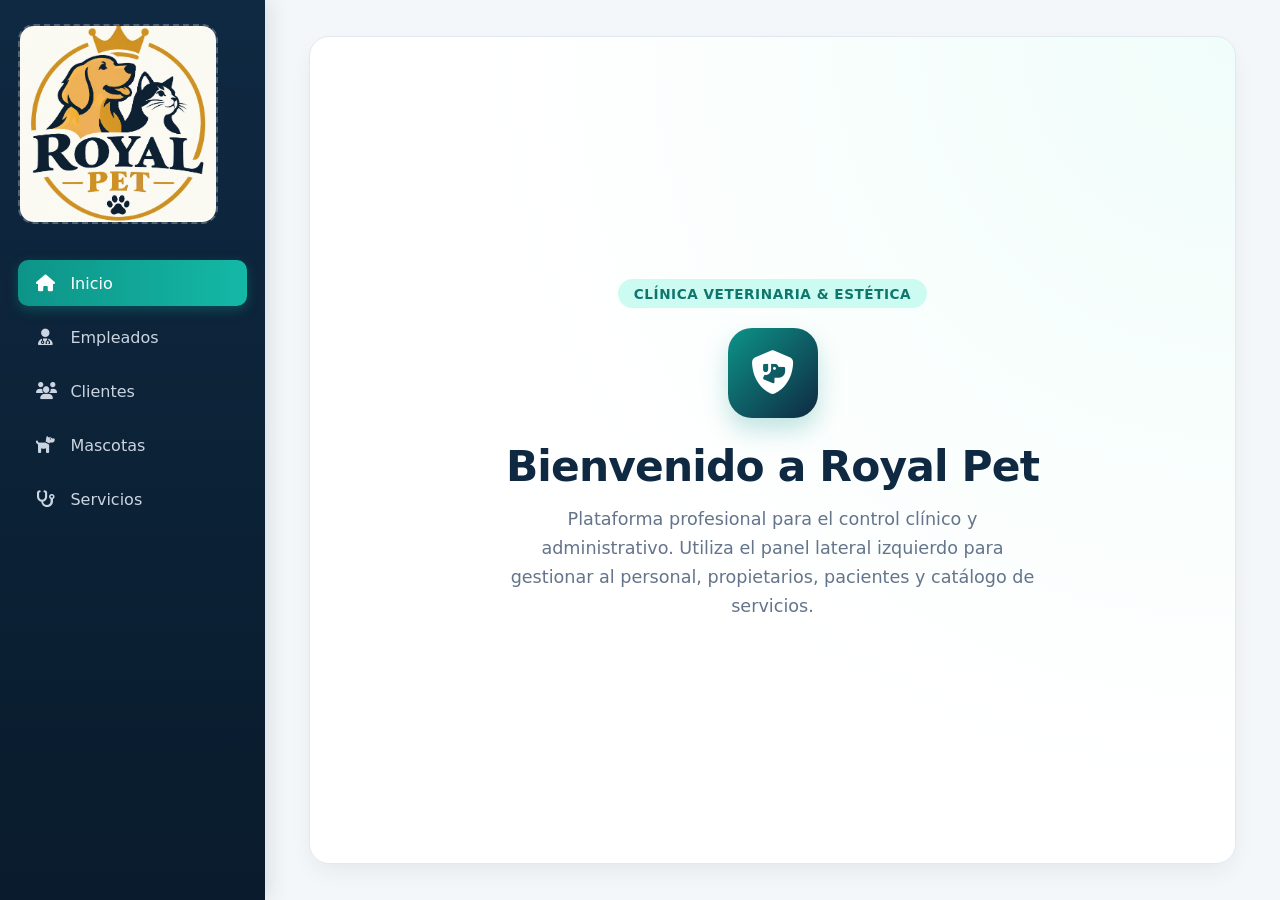
<file: royal-pet/views/index.html>
<!DOCTYPE html>
<html lang="es">
<head>
  <meta charset="UTF-8">
  <meta name="viewport" content="width=device-width, initial-scale=1.0">
  <title>Royal Pet - Inicio</title>
  <link rel="stylesheet" href="https://cdnjs.cloudflare.com/ajax/libs/font-awesome/6.5.1/css/all.min.css">
  <link rel="stylesheet" href="css/styles.css">
</head>
<body>

  <aside class="sidebar">

    <div class="logo-container" title="Logo Royal Pet">
        <img src="img/royalpet.jpeg" alt="Logo royal Pet">
    </div>
      

    

    <ul class="nav-links">
      <li><a href="index.html" class="active"><i class="fa-solid fa-house"></i> Inicio</a></li>
      <li><a href="mantenerEmpleados.html"><i class="fa-solid fa-user-doctor"></i> Empleados</a></li>
      <li><a href="mantenerClientes.html"><i class="fa-solid fa-users"></i> Clientes</a></li>
      <li><a href="mantenerMascotas.html"><i class="fa-solid fa-dog"></i> Mascotas</a></li>
      <li><a href="mantenerServicios.html"><i class="fa-solid fa-stethoscope"></i> Servicios</a></li>
    </ul>
  </aside>

  <main class="main-content">
    <section class="welcome-container">
      <span class="welcome-badge">CLÍNICA VETERINARIA & ESTÉTICA</span>
      <div class="welcome-icon-box">
        <i class="fa-solid fa-shield-dog"></i>
      </div>
      <h1>Bienvenido a Royal Pet</h1>
      <p>Plataforma profesional para el control clínico y administrativo. Utiliza el panel lateral izquierdo para gestionar al personal, propietarios, pacientes y catálogo de servicios.</p>
    </section>
  </main>

</body>
</html>
</file>
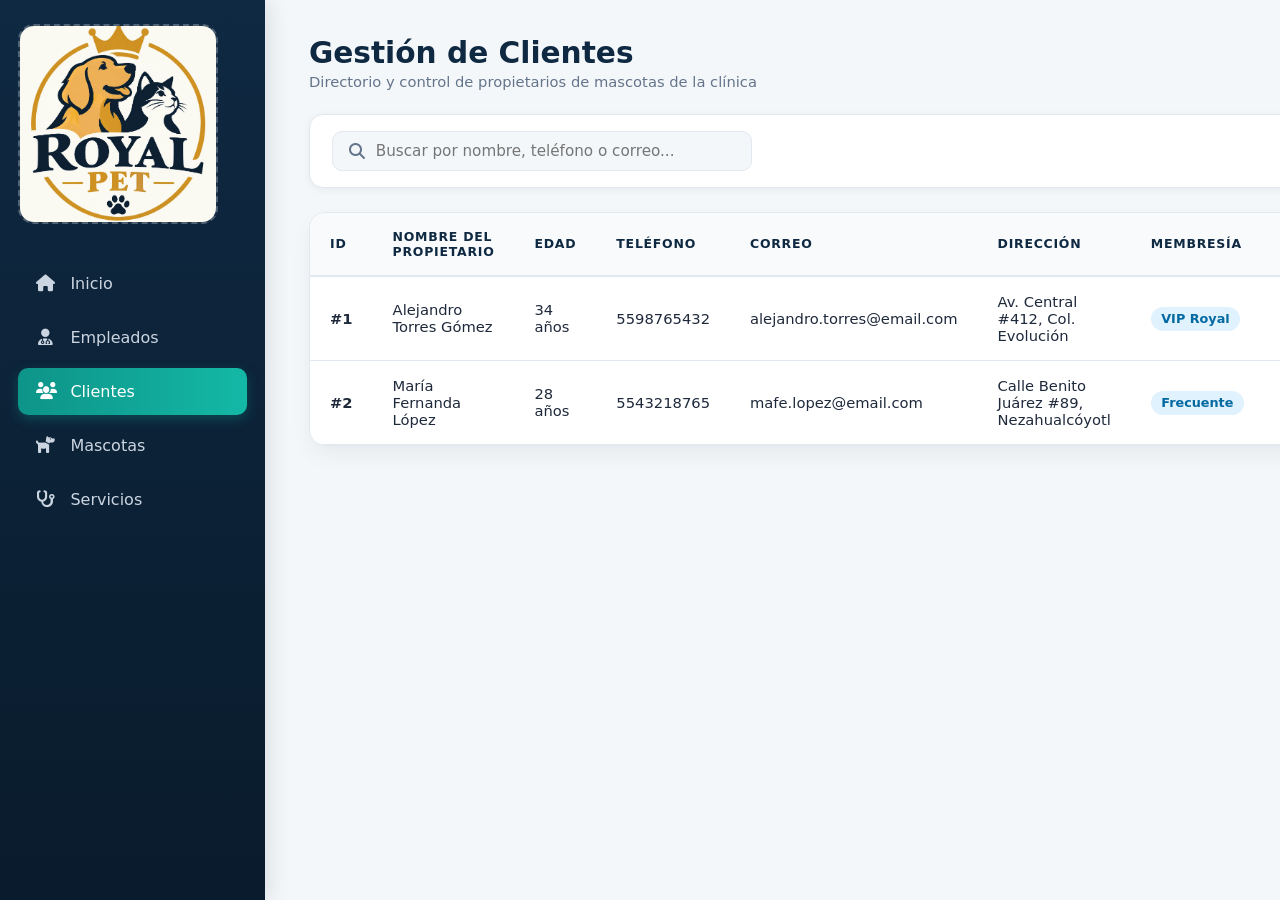
<file: royal-pet/views/mantenerClientes.html>
<!DOCTYPE html>
<html lang="es">
<head>
  <meta charset="UTF-8">
  <meta name="viewport" content="width=device-width, initial-scale=1.0">
  <title>Royal Pet - Clientes</title>
  <link rel="stylesheet" href="https://cdnjs.cloudflare.com/ajax/libs/font-awesome/6.5.1/css/all.min.css">
  <link rel="stylesheet" href="css/styles.css">
</head>
<body>

  <!-- Contenedor global de alertas animadas -->
  <div class="toast-container" id="toastContainer"></div>

  <aside class="sidebar">
    <div class="logo-container" title="Logo Royal Pet">
        <img src="img/royalpet.jpeg" alt="Logo royal Pet">
    </div>

    <ul class="nav-links">
      <li><a href="index.html"><i class="fa-solid fa-house"></i> Inicio</a></li>
      <li><a href="mantenerEmpleados.html"><i class="fa-solid fa-user-doctor"></i> Empleados</a></li>
      <li><a href="mantenerClientes.html" class="active"><i class="fa-solid fa-users"></i> Clientes</a></li>
      <li><a href="mantenerMascotas.html"><i class="fa-solid fa-dog"></i> Mascotas</a></li>
      <li><a href="mantenerServicios.html"><i class="fa-solid fa-stethoscope"></i> Servicios</a></li>
    </ul>
  </aside>

  <main class="main-content">
    <div class="page-header">
      <div>
        <h1>Gestión de Clientes</h1>
        <p class="page-subtitle">Directorio y control de propietarios de mascotas de la clínica</p>
      </div>
    </div>

    <div class="toolbar">
      <div class="search-box">
        <i class="fa-solid fa-magnifying-glass"></i>
        <input type="text" id="buscarCliente" placeholder="Buscar por nombre, teléfono o correo...">
      </div>
      <button class="btn btn-primary" id="btnNuevoCliente">
        <i class="fa-solid fa-plus"></i> Nuevo Cliente
      </button>
    </div>

    <div class="table-wrapper">
      <table>
        <thead>
          <tr>
            <th>ID</th>
            <th>Nombre del Propietario</th>
            <th>Edad</th>
            <th>Teléfono</th>
            <th>Correo</th>
            <th>Dirección</th>
            <th>Membresía</th>
            <th>Archivo</th>
            <th>Acciones</th>
          </tr>
        </thead>
        <tbody id="tablaClientes">
          <!-- Se renderiza dinámicamente con JS -->
        </tbody>
      </table>
    </div>
  </main>

  <!-- Modal Profesional Agregar / Editar Cliente -->
  <div class="modal-overlay" id="modalCliente">
    <div class="modal-card">
      <div class="modal-header">
        <h2 class="modal-title" id="modalClienteTitulo">Registrar Nuevo Cliente</h2>
        <button class="close-modal" onclick="cerrarModal('modalCliente')"><i class="fa-solid fa-xmark"></i></button>
      </div>

      <form id="formCliente" novalidate>
        <input type="hidden" id="cliId">

        <div class="form-grid">
          <div class="form-group full-width">
            <label>Nombre Completo <span class="required-star">*</span></label>
            <input type="text" id="cliNombre" placeholder="Ej. Alejandro Torres Gómez" required>
          </div>

          <div class="form-group">
            <label>Edad <span class="required-star">*</span></label>
            <input type="number" id="cliEdad" placeholder="Ej. 32" min="18" max="100" required>
          </div>

          <div class="form-group">
            <label>Tipo de Cliente / Membresía <span class="required-star">*</span></label>
            <select id="cliMembresia" required>
              <option value="">Selecciona una membresía...</option>
              <option value="Regular">Regular</option>
              <option value="Frecuente">Frecuente (10% Desc.)</option>
              <option value="VIP Royal">VIP Royal (20% Desc. + Urgencias)</option>
              <option value="Adoptante">Programa de Adopción</option>
            </select>
          </div>

          <div class="form-group">
            <label>Teléfono (10 dígitos) <span class="required-star">*</span></label>
            <input type="tel" id="cliTelefono" placeholder="5598765432" maxlength="10" required>
          </div>

          <div class="form-group">
            <label>Correo Electrónico <span class="required-star">*</span></label>
            <input type="email" id="cliCorreo" placeholder="cliente@correo.com" required>
          </div>

          <div class="form-group full-width">
            <label>Dirección Completa <span class="required-star">*</span></label>
            <input type="text" id="cliDireccion" placeholder="Calle, número, colonia y municipio" required>
          </div>

          <div class="form-group full-width">
            <label>Adjuntar Identificación o Comprobante</label>
            <label class="file-drop-area" for="cliArchivo">
              <i class="fa-solid fa-cloud-arrow-up"></i>
              <div style="font-size: 0.82rem; color: #64748b;">Clic para subir INE, Comprobante (PDF, JPG o PNG)</div>
              <input type="file" id="cliArchivo" accept=".pdf,.jpg,.jpeg,.png">
              <span class="file-name-preview" id="nombreArchivoPreviewCliente">Ningún archivo seleccionado</span>
            </label>
          </div>
        </div>

        <div class="modal-footer">
          <button type="button" class="btn btn-secondary" onclick="cerrarModal('modalCliente')">Cancelar</button>
          <button type="submit" class="btn btn-primary"><i class="fa-solid fa-floppy-disk"></i> Guardar Cliente</button>
        </div>
      </form>
    </div>
  </div>

  <script src="js/shared/utilidades.js"></script>
  <script src="js/clientes/cliente.js"></script>
</body>
</html>
</file>
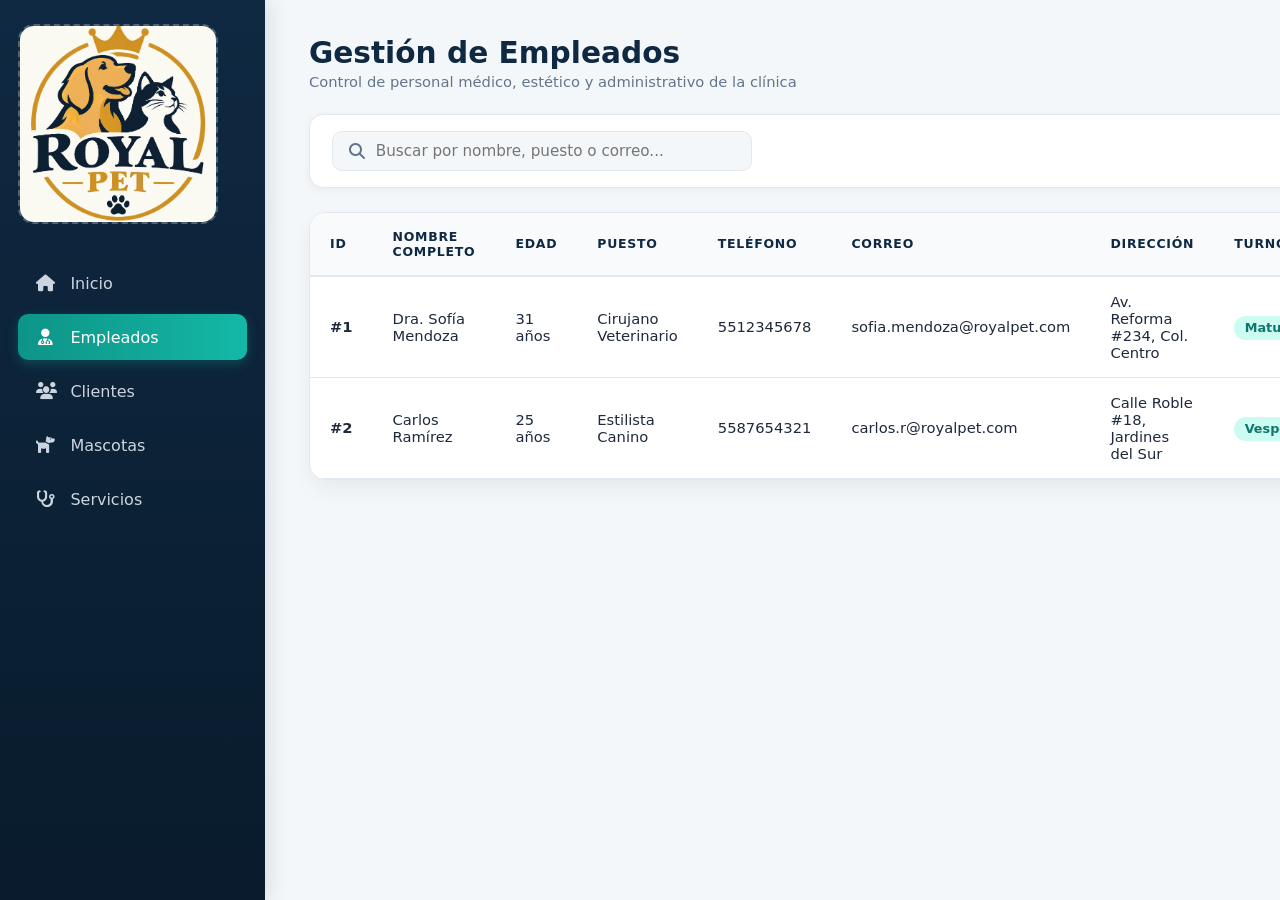
<file: royal-pet/views/mantenerEmpleados.html>
<!DOCTYPE html>
<html lang="es">
<head>
  <meta charset="UTF-8">
  <meta name="viewport" content="width=device-width, initial-scale=1.0">
  <title>Royal Pet - Empleados</title>
  <link rel="stylesheet" href="https://cdnjs.cloudflare.com/ajax/libs/font-awesome/6.5.1/css/all.min.css">
  <link rel="stylesheet" href="css/styles.css">
</head>
<body>

  <!-- Contenedor global de alertas animadas -->
  <div class="toast-container" id="toastContainer"></div>

  <aside class="sidebar">
    <div class="logo-container" title="Logo Royal Pet">
        <img src="img/royalpet.jpeg" alt="Logo royal Pet">
    </div>

    <ul class="nav-links">
      <li><a href="index.html"><i class="fa-solid fa-house"></i> Inicio</a></li>
      <li><a href="mantenerEmpleados.html" class="active"><i class="fa-solid fa-user-doctor"></i> Empleados</a></li>
      <li><a href="mantenerClientes.html"><i class="fa-solid fa-users"></i> Clientes</a></li>
      <li><a href="mantenerMascotas.html"><i class="fa-solid fa-dog"></i> Mascotas</a></li>
      <li><a href="mantenerServicios.html"><i class="fa-solid fa-stethoscope"></i> Servicios</a></li>
    </ul>
  </aside>

  <main class="main-content">
    <div class="page-header">
      <div>
        <h1>Gestión de Empleados</h1>
        <p class="page-subtitle">Control de personal médico, estético y administrativo de la clínica</p>
      </div>
    </div>

    <div class="toolbar">
      <div class="search-box">
        <i class="fa-solid fa-magnifying-glass"></i>
        <input type="text" id="buscarEmpleado" placeholder="Buscar por nombre, puesto o correo...">
      </div>
      <button class="btn btn-primary" id="btnNuevoEmpleado">
        <i class="fa-solid fa-plus"></i> Nuevo Empleado
      </button>
    </div>

    <div class="table-wrapper">
      <table>
        <thead>
          <tr>
            <th>ID</th>
            <th>Nombre Completo</th>
            <th>Edad</th>
            <th>Puesto</th>
            <th>Teléfono</th>
            <th>Correo</th>
            <th>Dirección</th>
            <th>Turno</th>
            <th>Archivo</th>
            <th>Acciones</th>
          </tr>
        </thead>
        <tbody id="tablaEmpleados">
          <!-- Se renderiza dinámicamente con JS -->
        </tbody>
      </table>
    </div>
  </main>

  <!-- Modal Profesional Agregar / Editar Empleado -->
  <div class="modal-overlay" id="modalEmpleado">
    <div class="modal-card">
      <div class="modal-header">
        <h2 class="modal-title" id="modalEmpleadoTitulo">Registrar Nuevo Empleado</h2>
        <button class="close-modal" onclick="cerrarModal('modalEmpleado')"><i class="fa-solid fa-xmark"></i></button>
      </div>

      <form id="formEmpleado" novalidate>
        <input type="hidden" id="empId">

        <div class="form-grid">
          <div class="form-group full-width">
            <label>Nombre Completo <span class="required-star">*</span></label>
            <input type="text" id="empNombre" placeholder="Ej. Dra. Sofía Mendoza" required>
          </div>

          <div class="form-group">
            <label>Edad <span class="required-star">*</span></label>
            <input type="number" id="empEdad" placeholder="Ej. 28" min="18" max="80" required>
          </div>

          <div class="form-group">
            <label>Puesto / Especialidad <span class="required-star">*</span></label>
            <select id="empPuesto" required>
              <option value="">Selecciona un puesto...</option>
              <option value="Médico Veterinario">Médico Veterinario</option>
              <option value="Cirujano Veterinario">Cirujano Veterinario</option>
              <option value="Estilista Canino">Estilista Canino</option>
              <option value="Recepcionista">Recepcionista</option>
              <option value="Asistente Clínico">Asistente Clínico</option>
            </select>
          </div>

          <div class="form-group">
            <label>Teléfono (10 dígitos) <span class="required-star">*</span></label>
            <input type="tel" id="empTelefono" placeholder="5512345678" maxlength="10" required>
          </div>

          <div class="form-group">
            <label>Correo Electrónico <span class="required-star">*</span></label>
            <input type="email" id="empCorreo" placeholder="empleado@royalpet.com" required>
          </div>

          <div class="form-group full-width">
            <label>Dirección Completa <span class="required-star">*</span></label>
            <input type="text" id="empDireccion" placeholder="Calle, número exterior/interior, colonia y municipio" required>
          </div>

          <div class="form-group">
            <label>Turno Laboral <span class="required-star">*</span></label>
            <select id="empTurno" required>
              <option value="">Selecciona un turno...</option>
              <option value="Matutino">Matutino (08:00 - 16:00)</option>
              <option value="Vespertino">Vespertino (14:00 - 22:00)</option>
              <option value="Completo">Tiempo Completo</option>
            </select>
          </div>

          <div class="form-group">
            <label>Adjuntar Documentación (CV / Cédula)</label>
            <label class="file-drop-area" for="empArchivo">
              <i class="fa-solid fa-cloud-arrow-up"></i>
              <div style="font-size: 0.82rem; color: #64748b;">Clic para subir PDF, JPG o PNG</div>
              <input type="file" id="empArchivo" accept=".pdf,.jpg,.jpeg,.png">
              <span class="file-name-preview" id="nombreArchivoPreview">Ningún archivo seleccionado</span>
            </label>
          </div>
        </div>

        <div class="modal-footer">
          <button type="button" class="btn btn-secondary" onclick="cerrarModal('modalEmpleado')">Cancelar</button>
          <button type="submit" class="btn btn-primary"><i class="fa-solid fa-floppy-disk"></i> Guardar Empleado</button>
        </div>
      </form>
    </div>
  </div>

  <script src="js/shared/utilidades.js"></script>
  <script src="js/empleados/empleado.js"></script>
</body>
</html>
</file>
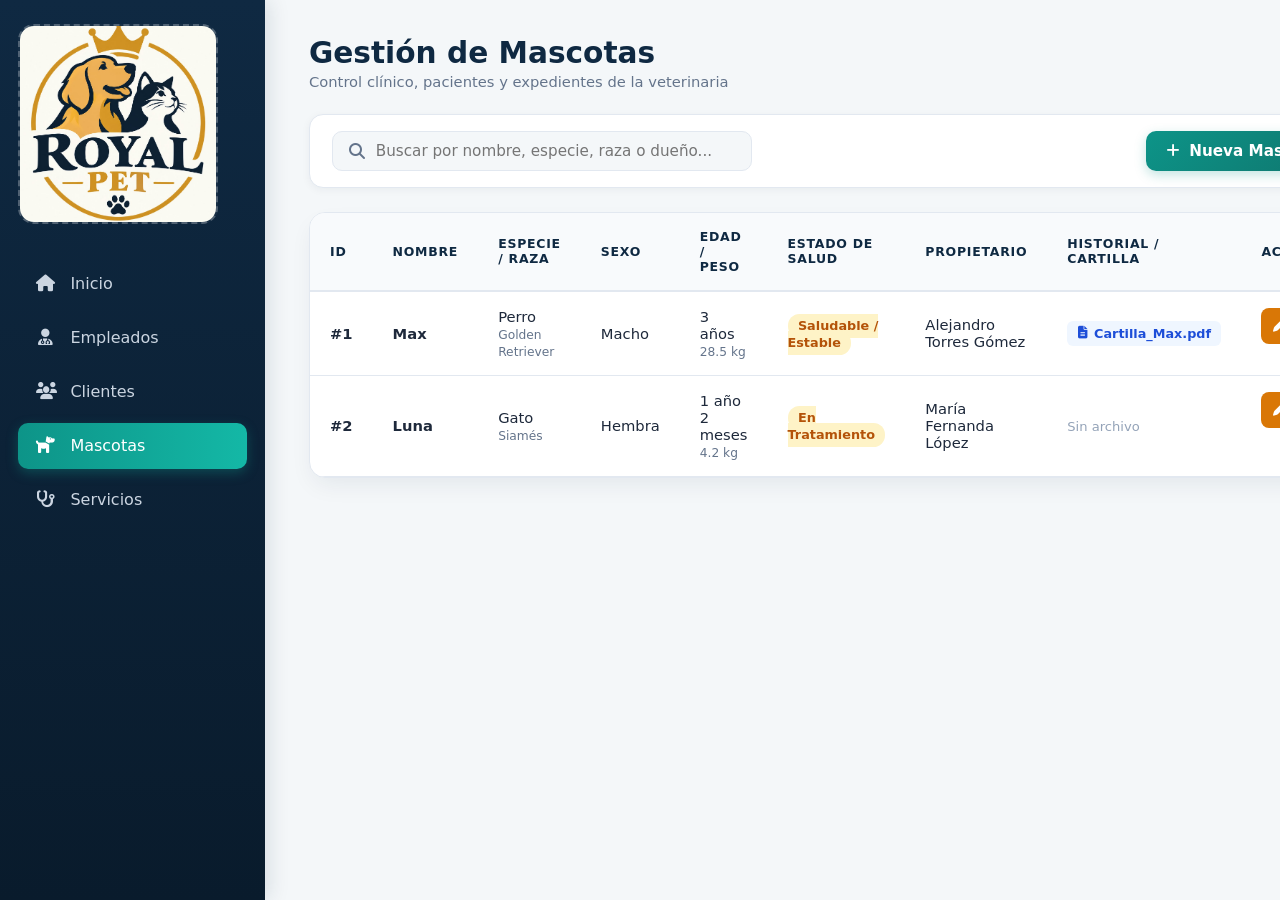
<file: royal-pet/views/mantenerMascotas.html>
<!DOCTYPE html>
<html lang="es">
<head>
  <meta charset="UTF-8">
  <meta name="viewport" content="width=device-width, initial-scale=1.0">
  <title>Royal Pet - Mascotas</title>
  <link rel="stylesheet" href="https://cdnjs.cloudflare.com/ajax/libs/font-awesome/6.5.1/css/all.min.css">
  <link rel="stylesheet" href="css/styles.css">
</head>
<body>

  <!-- Contenedor global de alertas animadas -->
  <div class="toast-container" id="toastContainer"></div>

  <aside class="sidebar">
    <div class="logo-container" title="Logo Royal Pet">
        <img src="img/royalpet.jpeg" alt="Logo royal Pet">
    </div>

    <ul class="nav-links">
      <li><a href="index.html"><i class="fa-solid fa-house"></i> Inicio</a></li>
      <li><a href="mantenerEmpleados.html"><i class="fa-solid fa-user-doctor"></i> Empleados</a></li>
      <li><a href="mantenerClientes.html"><i class="fa-solid fa-users"></i> Clientes</a></li>
      <li><a href="mantenerMascotas.html" class="active"><i class="fa-solid fa-dog"></i> Mascotas</a></li>
      <li><a href="mantenerServicios.html"><i class="fa-solid fa-stethoscope"></i> Servicios</a></li>
    </ul>
  </aside>

  <main class="main-content">
    <div class="page-header">
      <div>
        <h1>Gestión de Mascotas</h1>
        <p class="page-subtitle">Control clínico, pacientes y expedientes de la veterinaria</p>
      </div>
    </div>

    <div class="toolbar">
      <div class="search-box">
        <i class="fa-solid fa-magnifying-glass"></i>
        <input type="text" id="buscarMascota" placeholder="Buscar por nombre, especie, raza o dueño...">
      </div>
      <button class="btn btn-primary" id="btnNuevaMascota">
        <i class="fa-solid fa-plus"></i> Nueva Mascota
      </button>
    </div>

    <div class="table-wrapper">
      <table>
        <thead>
          <tr>
            <th>ID</th>
            <th>Nombre</th>
            <th>Especie / Raza</th>
            <th>Sexo</th>
            <th>Edad / Peso</th>
            <th>Estado de Salud</th>
            <th>Propietario</th>
            <th>Historial / Cartilla</th>
            <th>Acciones</th>
          </tr>
        </thead>
        <tbody id="tablaMascotas">
          <!-- Se renderiza dinámicamente con JS -->
        </tbody>
      </table>
    </div>
  </main>

  <!-- Modal Profesional Agregar / Editar Mascota -->
  <div class="modal-overlay" id="modalMascota">
    <div class="modal-card">
      <div class="modal-header">
        <h2 class="modal-title" id="modalMascotaTitulo">Registrar Nueva Mascota</h2>
        <button class="close-modal" onclick="cerrarModal('modalMascota')"><i class="fa-solid fa-xmark"></i></button>
      </div>

      <form id="formMascota" novalidate>
        <input type="hidden" id="mascId">

        <div class="form-grid">
          <div class="form-group">
            <label>Nombre de la Mascota <span class="required-star">*</span></label>
            <input type="text" id="mascNombre" placeholder="Ej. Max" required>
          </div>

          <div class="form-group">
            <label>Especie <span class="required-star">*</span></label>
            <select id="mascEspecie" required>
              <option value="">Selecciona una especie...</option>
              <option value="Perro">Perro</option>
              <option value="Gato">Gato</option>
              <option value="Ave">Ave</option>
              <option value="Roedor">Roedor</option>
              <option value="Reptil">Reptil</option>
              <option value="Otro">Otro</option>
            </select>
          </div>

          <div class="form-group">
            <label>Raza <span class="required-star">*</span></label>
            <input type="text" id="mascRaza" placeholder="Ej. Golden Retriever / Mestizo" required>
          </div>

          <div class="form-group">
            <label>Sexo <span class="required-star">*</span></label>
            <select id="mascSexo" required>
              <option value="">Selecciona el sexo...</option>
              <option value="Macho">Macho</option>
              <option value="Hembra">Hembra</option>
            </select>
          </div>

          <div class="form-group">
            <label>Edad <span class="required-star">*</span></label>
            <input type="text" id="mascEdad" placeholder="Ej. 3 años o 8 meses" required>
          </div>

          <div class="form-group">
            <label>Peso (kg) <span class="required-star">*</span></label>
            <input type="number" step="0.1" id="mascPeso" placeholder="Ej. 14.5" min="0.1" max="200" required>
          </div>

          <div class="form-group">
            <label>Estado de Salud <span class="required-star">*</span></label>
            <select id="mascSalud" required>
              <option value="">Selecciona estado...</option>
              <option value="Saludable / Estable">Saludable / Estable</option>
              <option value="En Tratamiento">En Tratamiento</option>
              <option value="En Observación">En Observación</option>
              <option value="Post-operatorio">Post-operatorio</option>
            </select>
          </div>

          <div class="form-group">
            <label>Propietario (Cliente) <span class="required-star">*</span></label>
            <input type="text" id="mascDueno" placeholder="Nombre del dueño" required>
          </div>

          <div class="form-group full-width">
            <label>Adjuntar Cartilla de Vacunación / Historial Clínico</label>
            <label class="file-drop-area" for="mascArchivo">
              <i class="fa-solid fa-cloud-arrow-up"></i>
              <div style="font-size: 0.82rem; color: #64748b;">Clic para subir PDF, JPG o PNG</div>
              <input type="file" id="mascArchivo" accept=".pdf,.jpg,.jpeg,.png">
              <span class="file-name-preview" id="nombreArchivoPreviewMascota">Ningún archivo seleccionado</span>
            </label>
          </div>
        </div>

        <div class="modal-footer">
          <button type="button" class="btn btn-secondary" onclick="cerrarModal('modalMascota')">Cancelar</button>
          <button type="submit" class="btn btn-primary"><i class="fa-solid fa-floppy-disk"></i> Guardar Mascota</button>
        </div>
      </form>
    </div>
  </div>

  <script src="js/shared/utilidades.js"></script>
  <script src="js/mascotas/mascota.js"></script>
</body>
</html>
</file>
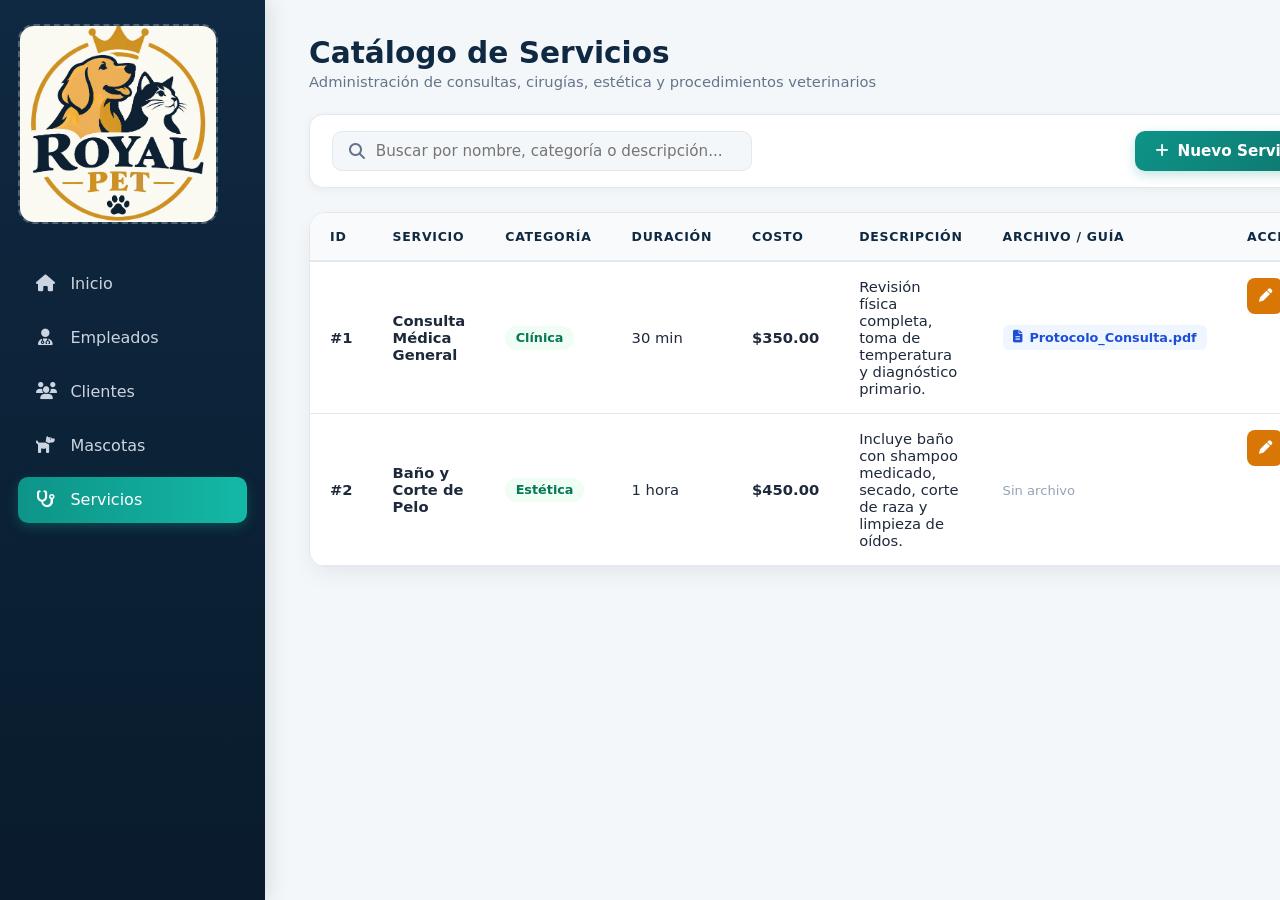
<file: royal-pet/views/mantenerServicios.html>
<!DOCTYPE html>
<html lang="es">
<head>
  <meta charset="UTF-8">
  <meta name="viewport" content="width=device-width, initial-scale=1.0">
  <title>Royal Pet - Servicios</title>
  <link rel="stylesheet" href="https://cdnjs.cloudflare.com/ajax/libs/font-awesome/6.5.1/css/all.min.css">
  <link rel="stylesheet" href="css/styles.css">
</head>
<body>

  <!-- Contenedor global de alertas animadas -->
  <div class="toast-container" id="toastContainer"></div>

  <aside class="sidebar">
    <div class="logo-container" title="Logo Royal Pet">
        <img src="img/royalpet.jpeg" alt="Logo royal Pet">
    </div>

    <ul class="nav-links">
      <li><a href="index.html"><i class="fa-solid fa-house"></i> Inicio</a></li>
      <li><a href="mantenerEmpleados.html"><i class="fa-solid fa-user-doctor"></i> Empleados</a></li>
      <li><a href="mantenerClientes.html"><i class="fa-solid fa-users"></i> Clientes</a></li>
      <li><a href="mantenerMascotas.html"><i class="fa-solid fa-dog"></i> Mascotas</a></li>
      <li><a href="mantenerServicios.html" class="active"><i class="fa-solid fa-stethoscope"></i> Servicios</a></li>
    </ul>
  </aside>

  <main class="main-content">
    <div class="page-header">
      <div>
        <h1>Catálogo de Servicios</h1>
        <p class="page-subtitle">Administración de consultas, cirugías, estética y procedimientos veterinarios</p>
      </div>
    </div>

    <div class="toolbar">
      <div class="search-box">
        <i class="fa-solid fa-magnifying-glass"></i>
        <input type="text" id="buscarServicio" placeholder="Buscar por nombre, categoría o descripción...">
      </div>
      <button class="btn btn-primary" id="btnNuevoServicio">
        <i class="fa-solid fa-plus"></i> Nuevo Servicio
      </button>
    </div>

    <div class="table-wrapper">
      <table>
        <thead>
          <tr>
            <th>ID</th>
            <th>Servicio</th>
            <th>Categoría</th>
            <th>Duración</th>
            <th>Costo</th>
            <th>Descripción</th>
            <th>Archivo / Guía</th>
            <th>Acciones</th>
          </tr>
        </thead>
        <tbody id="tablaServicios">
          <!-- Se renderiza dinámicamente con JS -->
        </tbody>
      </table>
    </div>
  </main>

  <!-- Modal Profesional Agregar / Editar Servicio -->
  <div class="modal-overlay" id="modalServicio">
    <div class="modal-card">
      <div class="modal-header">
        <h2 class="modal-title" id="modalServicioTitulo">Registrar Nuevo Servicio</h2>
        <button class="close-modal" onclick="cerrarModal('modalServicio')"><i class="fa-solid fa-xmark"></i></button>
      </div>

      <form id="formServicio" novalidate>
        <input type="hidden" id="servId">

        <div class="form-grid">
          <div class="form-group full-width">
            <label>Nombre del Servicio <span class="required-star">*</span></label>
            <input type="text" id="servNombre" placeholder="Ej. Consulta General / Esterilización" required>
          </div>

          <div class="form-group">
            <label>Categoría <span class="required-star">*</span></label>
            <select id="servCategoria" required>
              <option value="">Selecciona una categoría...</option>
              <option value="Clínica">Clínica / Consulta</option>
              <option value="Estética">Estética & Spa</option>
              <option value="Cirugía">Cirugía</option>
              <option value="Vacunación">Vacunación & Desparasitación</option>
              <option value="Laboratorio">Laboratorio & Rayos X</option>
            </select>
          </div>

          <div class="form-group">
            <label>Duración Estimada <span class="required-star">*</span></label>
            <input type="text" id="servDuracion" placeholder="Ej. 30 min / 1 hora 30 min" required>
          </div>

          <div class="form-group">
            <label>Costo ($ MXN) <span class="required-star">*</span></label>
            <input type="number" step="0.01" id="servCosto" placeholder="0.00" min="0" required>
          </div>

          <div class="form-group full-width">
            <label>Descripción / Indicaciones del Servicio <span class="required-star">*</span></label>
            <input type="text" id="servDescripcion" placeholder="Breve detalle de lo que incluye el procedimiento" required>
          </div>

          <div class="form-group full-width">
            <label>Adjuntar Guía de Procedimiento / Protocolo</label>
            <label class="file-drop-area" for="servArchivo">
              <i class="fa-solid fa-cloud-arrow-up"></i>
              <div style="font-size: 0.82rem; color: #64748b;">Clic para subir PDF, JPG o PNG</div>
              <input type="file" id="servArchivo" accept=".pdf,.jpg,.jpeg,.png">
              <span class="file-name-preview" id="nombreArchivoPreviewServicio">Ningún archivo seleccionado</span>
            </label>
          </div>
        </div>

        <div class="modal-footer">
          <button type="button" class="btn btn-secondary" onclick="cerrarModal('modalServicio')">Cancelar</button>
          <button type="submit" class="btn btn-primary"><i class="fa-solid fa-floppy-disk"></i> Guardar Servicio</button>
        </div>
      </form>
    </div>
  </div>

  <script src="js/shared/utilidades.js"></script>
  <script src="js/servicios/servicio.js"></script>
</body>
</html>
</file>
<file: royal-pet/views/css/styles.css>
:root {
  --primary: #0f2942;        /* Azul marino clínico */
  --primary-light: #1e4268;
  --accent: #0d9488;         /* Verde esmeralda veterinario */
  --accent-hover: #0f766e;
  --accent-soft: #ccfbf1;
  --bg-body: #f4f7f9;
  --bg-card: #ffffff;
  --text-main: #1e293b;
  --text-muted: #64748b;
  --border: #e2e8f0;
  --danger: #e11d48;
  --danger-soft: #ffe4e6;
  --warning: #d97706;
  --warning-soft: #fef3c7;
  --success: #059669;
  --success-soft: #d1fae5;
  --shadow-sm: 0 2px 8px rgba(15, 41, 66, 0.05);
  --shadow-md: 0 10px 25px -5px rgba(15, 41, 66, 0.08);
  --shadow-lg: 0 20px 35px -10px rgba(15, 41, 66, 0.15);
}

* {
  margin: 0;
  padding: 0;
  box-sizing: border-box;
  font-family: 'Segoe UI', system-ui, -apple-system, sans-serif;
}

body {
  background-color: var(--bg-body);
  color: var(--text-main);
  display: flex;
  min-height: 100vh;
  overflow-x: hidden;
}

/* ================= ANIMACIONES ================= */
@keyframes fadeIn {
  from { opacity: 0; transform: translateY(12px); }
  to { opacity: 1; transform: translateY(0); }
}

@keyframes modalPop {
  from { opacity: 0; transform: scale(0.94) translateY(10px); }
  to { opacity: 1; transform: scale(1) translateY(0); }
}

@keyframes slideInRight {
  from { opacity: 0; transform: translateX(100%); }
  to { opacity: 1; transform: translateX(0); }
}

@keyframes pulseSoft {
  0%, 100% { transform: scale(1); }
  50% { transform: scale(1.04); }
}

@keyframes shake {
  0%, 100% { transform: translateX(0); }
  25% { transform: translateX(-6px); }
  75% { transform: translateX(6px); }
}

.shake-error {
  animation: shake 0.35s ease-in-out;
  border-color: var(--danger) !important;
}

/* ================= SIDEBAR & ESPACIO PARA LOGO ================= */
.sidebar {
  width: 265px;
  background: linear-gradient(180deg, var(--primary) 0%, #091b2c 100%);
  color: #ffffff;
  display: flex;
  flex-direction: column;
  padding: 1.5rem 1.15rem;
  position: fixed;
  height: 100vh;
  box-shadow: 4px 0 20px rgba(15, 41, 66, 0.12);
  z-index: 100;
}



.logo-container:hover {
  border-color: var(--accent);
  background: rgba(255, 255, 255, 0.08);
}



.logo-placeholder-text {
  font-size: 0.78rem;
  color: #94a3b8;
  text-transform: uppercase;
  letter-spacing: 0.08em;
  text-align: center;
}

.nav-links {
  list-style: none;
  display: flex;
  flex-direction: column;
  gap: 0.5rem;
}

.nav-links a {
  display: flex;
  align-items: center;
  gap: 0.9rem;
  color: #cbd5e1;
  text-decoration: none;
  padding: 0.85rem 1.1rem;
  border-radius: 10px;
  font-weight: 500;
  transition: all 0.25s cubic-bezier(0.4, 0, 0.2, 1);
}

.nav-links a:hover {
  background-color: rgba(255, 255, 255, 0.08);
  color: #ffffff;
  transform: translateX(4px);
}

.nav-links a.active {
  background: linear-gradient(90deg, var(--accent) 0%, #14b8a6 100%);
  color: #ffffff;
  box-shadow: 0 4px 12px rgba(13, 148, 136, 0.35);
}

.nav-links a i {
  width: 20px;
  text-align: center;
  font-size: 1.05rem;
}

/* ================= CONTENIDO PRINCIPAL ================= */
.main-content {
  margin-left: 265px;
  flex: 1;
  padding: 2.25rem 2.75rem;
  display: flex;
  flex-direction: column;
  animation: fadeIn 0.45s ease-out;
}

/* Home Bienvenida */
.welcome-container {
  flex: 1;
  display: flex;
  flex-direction: column;
  justify-content: center;
  align-items: center;
  text-align: center;
  background: radial-gradient(circle at top right, #f0fdfa 0%, #ffffff 60%);
  border-radius: 20px;
  padding: 3.5rem;
  border: 1px solid var(--border);
  box-shadow: var(--shadow-md);
}

.welcome-badge {
  background-color: var(--accent-soft);
  color: var(--accent-hover);
  padding: 0.4rem 1rem;
  border-radius: 999px;
  font-size: 0.85rem;
  font-weight: 700;
  letter-spacing: 0.04em;
  margin-bottom: 1.25rem;
}

.welcome-icon-box {
  width: 90px;
  height: 90px;
  border-radius: 24px;
  background: linear-gradient(135deg, var(--accent) 0%, var(--primary) 100%);
  color: #ffffff;
  display: flex;
  align-items: center;
  justify-content: center;
  font-size: 2.75rem;
  margin-bottom: 1.5rem;
  box-shadow: 0 12px 24px rgba(13, 148, 136, 0.25);
  animation: pulseSoft 3s infinite ease-in-out;
}

.welcome-container h1 {
  font-size: 2.65rem;
  color: var(--primary);
  margin-bottom: 0.85rem;
  letter-spacing: -0.02em;
}

.welcome-container p {
  color: var(--text-muted);
  max-width: 540px;
  font-size: 1.1rem;
  line-height: 1.65;
}

/* ================= ENCABEZADO Y TOOLBAR CRUD ================= */
.page-header {
  display: flex;
  justify-content: space-between;
  align-items: center;
  margin-bottom: 1.5rem;
}

.page-header h1 {
  font-size: 1.85rem;
  color: var(--primary);
  font-weight: 700;
}

.page-subtitle {
  color: var(--text-muted);
  font-size: 0.92rem;
  margin-top: 0.2rem;
}

.toolbar {
  display: flex;
  justify-content: space-between;
  align-items: center;
  background: var(--bg-card);
  padding: 1rem 1.35rem;
  border-radius: 14px;
  margin-bottom: 1.5rem;
  box-shadow: var(--shadow-sm);
  border: 1px solid var(--border);
  gap: 1rem;
  flex-wrap: wrap;
}

.search-box {
  display: flex;
  align-items: center;
  background: var(--bg-body);
  border: 1.5px solid var(--border);
  border-radius: 10px;
  padding: 0.6rem 1rem;
  flex: 1;
  max-width: 420px;
  transition: all 0.25s ease;
}

.search-box:focus-within {
  border-color: var(--accent);
  background: #ffffff;
  box-shadow: 0 0 0 3px rgba(13, 148, 136, 0.12);
}

.search-box i {
  color: var(--text-muted);
  margin-right: 0.7rem;
}

.search-box input {
  border: none;
  background: transparent;
  outline: none;
  width: 100%;
  font-size: 0.95rem;
  color: var(--text-main);
}

/* ================= BOTONES ================= */
.btn {
  display: inline-flex;
  align-items: center;
  gap: 0.55rem;
  padding: 0.68rem 1.25rem;
  border: none;
  border-radius: 10px;
  font-size: 0.95rem;
  font-weight: 600;
  cursor: pointer;
  transition: all 0.2s cubic-bezier(0.4, 0, 0.2, 1);
}

.btn:active {
  transform: scale(0.97);
}

.btn-primary {
  background: linear-gradient(135deg, var(--accent) 0%, var(--accent-hover) 100%);
  color: #ffffff;
  box-shadow: 0 4px 12px rgba(13, 148, 136, 0.25);
}

.btn-primary:hover {
  box-shadow: 0 6px 16px rgba(13, 148, 136, 0.38);
  transform: translateY(-1px);
}

.btn-secondary {
  background-color: #e2e8f0;
  color: var(--text-main);
}

.btn-secondary:hover {
  background-color: #cbd5e1;
}

/* ================= TABLA PROFESIONAL ================= */
.table-wrapper {
  background: var(--bg-card);
  border-radius: 16px;
  box-shadow: var(--shadow-md);
  border: 1px solid var(--border);
  overflow-x: auto;
  width: 100%;
}

table {
  width: 100%;
  border-collapse: collapse;
  text-align: left;
}

thead {
  background-color: #f8fafc;
  border-bottom: 2px solid var(--border);
}

th, td {
  padding: 1rem 1.25rem;
  font-size: 0.92rem;
  vertical-align: middle;
}

th {
  font-weight: 700;
  color: var(--primary);
  text-transform: uppercase;
  font-size: 0.78rem;
  letter-spacing: 0.06em;
}

tbody tr {
  border-bottom: 1px solid var(--border);
  transition: background-color 0.2s ease, transform 0.2s ease;
  animation: fadeIn 0.3s ease-out;
}

tbody tr:hover {
  background-color: #f0fdfa;
}

.badge-file {
  display: inline-flex;
  align-items: center;
  gap: 0.4rem;
  background: #eff6ff;
  color: #1d4ed8;
  padding: 0.3rem 0.65rem;
  border-radius: 6px;
  font-size: 0.8rem;
  font-weight: 600;
}

.badge-turno {
  background: var(--accent-soft);
  color: var(--accent-hover);
  padding: 0.28rem 0.65rem;
  border-radius: 999px;
  font-size: 0.8rem;
  font-weight: 600;
}

.actions-cell {
  display: flex;
  gap: 0.5rem;
}

.btn-icon {
  width: 36px;
  height: 36px;
  border: none;
  border-radius: 8px;
  display: inline-flex;
  align-items: center;
  justify-content: center;
  cursor: pointer;
  color: #ffffff;
  transition: all 0.2s ease;
}

.btn-icon:hover {
  transform: translateY(-2px);
  box-shadow: 0 4px 10px rgba(0, 0, 0, 0.15);
}

.btn-edit {
  background-color: var(--warning);
}

.btn-delete {
  background-color: var(--danger);
}

/* ================= MODAL PROFESIONAL (2 COLUMNAS) ================= */
.modal-overlay {
  display: none;
  position: fixed;
  inset: 0;
  background: rgba(15, 41, 66, 0.6);
  backdrop-filter: blur(4px);
  justify-content: center;
  align-items: center;
  z-index: 1000;
  padding: 1rem;
}

.modal-overlay.open {
  display: flex;
}

.modal-card {
  background: var(--bg-card);
  width: 100%;
  max-width: 640px;
  max-height: 92vh;
  overflow-y: auto;
  border-radius: 18px;
  padding: 2rem;
  box-shadow: var(--shadow-lg);
  animation: modalPop 0.28s cubic-bezier(0.16, 1, 0.3, 1);
}

.modal-header {
  display: flex;
  justify-content: space-between;
  align-items: center;
  margin-bottom: 1.5rem;
  padding-bottom: 0.85rem;
  border-bottom: 1px solid var(--border);
}

.modal-header h2 {
  font-size: 1.35rem;
  color: var(--primary);
}

.close-modal {
  background: #f1f5f9;
  border: none;
  width: 34px;
  height: 34px;
  border-radius: 8px;
  font-size: 1.1rem;
  cursor: pointer;
  color: var(--text-muted);
  transition: all 0.2s;
}

.close-modal:hover {
  background: var(--danger-soft);
  color: var(--danger);
}

.form-grid {
  display: grid;
  grid-template-columns: 1fr 1fr;
  gap: 1rem 1.25rem;
}

.form-group {
  display: flex;
  flex-direction: column;
}

.form-group.full-width {
  grid-column: 1 / -1;
}

.form-group label {
  margin-bottom: 0.4rem;
  font-size: 0.88rem;
  font-weight: 600;
  color: var(--primary);
}

.required-star {
  color: var(--danger);
  margin-left: 2px;
}

.form-group input,
.form-group select {
  width: 100%;
  padding: 0.68rem 0.9rem;
  border: 1.5px solid var(--border);
  border-radius: 10px;
  font-size: 0.92rem;
  outline: none;
  transition: all 0.2s ease;
  background-color: #f8fafc;
}

.form-group input:focus,
.form-group select:focus {
  border-color: var(--accent);
  background-color: #ffffff;
  box-shadow: 0 0 0 3px rgba(13, 148, 136, 0.12);
}

/* Input para adjuntar archivos */
.file-drop-area {
  border: 2px dashed #cbd5e1;
  border-radius: 10px;
  padding: 1rem;
  text-align: center;
  background: #f8fafc;
  cursor: pointer;
  transition: all 0.2s ease;
}

.file-drop-area:hover {
  border-color: var(--accent);
  background: #f0fdfa;
}

.file-drop-area i {
  font-size: 1.5rem;
  color: var(--accent);
  margin-bottom: 0.35rem;
}

.file-drop-area input[type="file"] {
  display: none;
}

.file-name-preview {
  display: block;
  margin-top: 0.4rem;
  font-size: 0.82rem;
  color: var(--primary);
  font-weight: 600;
}

.modal-footer {
  display: flex;
  justify-content: flex-end;
  gap: 0.85rem;
  margin-top: 1.75rem;
  padding-top: 1rem;
  border-top: 1px solid var(--border);
}

/* ================= SISTEMA DE ALERTAS (TOASTS) ================= */
.toast-container {
  position: fixed;
  top: 1.5rem;
  right: 1.5rem;
  z-index: 2000;
  display: flex;
  flex-direction: column;
  gap: 0.75rem;
  max-width: 380px;
}

.toast {
  display: flex;
  align-items: flex-start;
  gap: 0.85rem;
  padding: 1rem 1.2rem;
  border-radius: 12px;
  background: #ffffff;
  box-shadow: 0 12px 28px rgba(0, 0, 0, 0.15);
  border-left: 5px solid var(--primary);
  animation: slideInRight 0.35s cubic-bezier(0.16, 1, 0.3, 1);
  transition: opacity 0.3s ease, transform 0.3s ease;
}

.toast.error {
  border-left-color: var(--danger);
  background: #fffafb;
}

.toast.warning {
  border-left-color: var(--warning);
  background: #fffdf7;
}

.toast.success {
  border-left-color: var(--success);
  background: #f7fefb;
}

.toast-icon {
  font-size: 1.25rem;
  margin-top: 2px;
}

.toast.error .toast-icon { color: var(--danger); }
.toast.warning .toast-icon { color: var(--warning); }
.toast.success .toast-icon { color: var(--success); }

.toast-content h4 {
  font-size: 0.92rem;
  font-weight: 700;
  color: var(--text-main);
  margin-bottom: 0.2rem;
}

.toast-content p {
  font-size: 0.84rem;
  color: var(--text-muted);
  line-height: 1.4;
}

@media (max-width: 768px) {
  .form-grid { grid-template-columns: 1fr; }
  .sidebar { width: 220px; }
  .main-content { margin-left: 220px; padding: 1.5rem; }
}
.logo-container {
  width: 200px;
  height: 200px; /* O el alto que prefieras */
  border: 2px dashed rgba(255, 255, 255, 0.25);
  border-radius: 16px; /* Bordes redondeados del contenedor */
  background: rgba(255, 255, 255, 0.04);
  display: flex;
  flex-direction: column;
  align-items: center;
  justify-content: center;
  margin-bottom: 2.25rem; /* ESTO SEPARA EL LOGO DEL MENU (Inicia) */
  padding: 0.5rem;
  overflow: hidden; /* Vital para que la imagen respete el redondeado */
  transition: all 0.3s ease;
}

/* Asegurar que la imagen también salga redondeada y ajustada */
.logo-container img {
  width: 400%;
  height: 125%;
  object-fit: contain;
  border-radius: 12px; /* Redondeado interno para la imagen */
}
</file>
